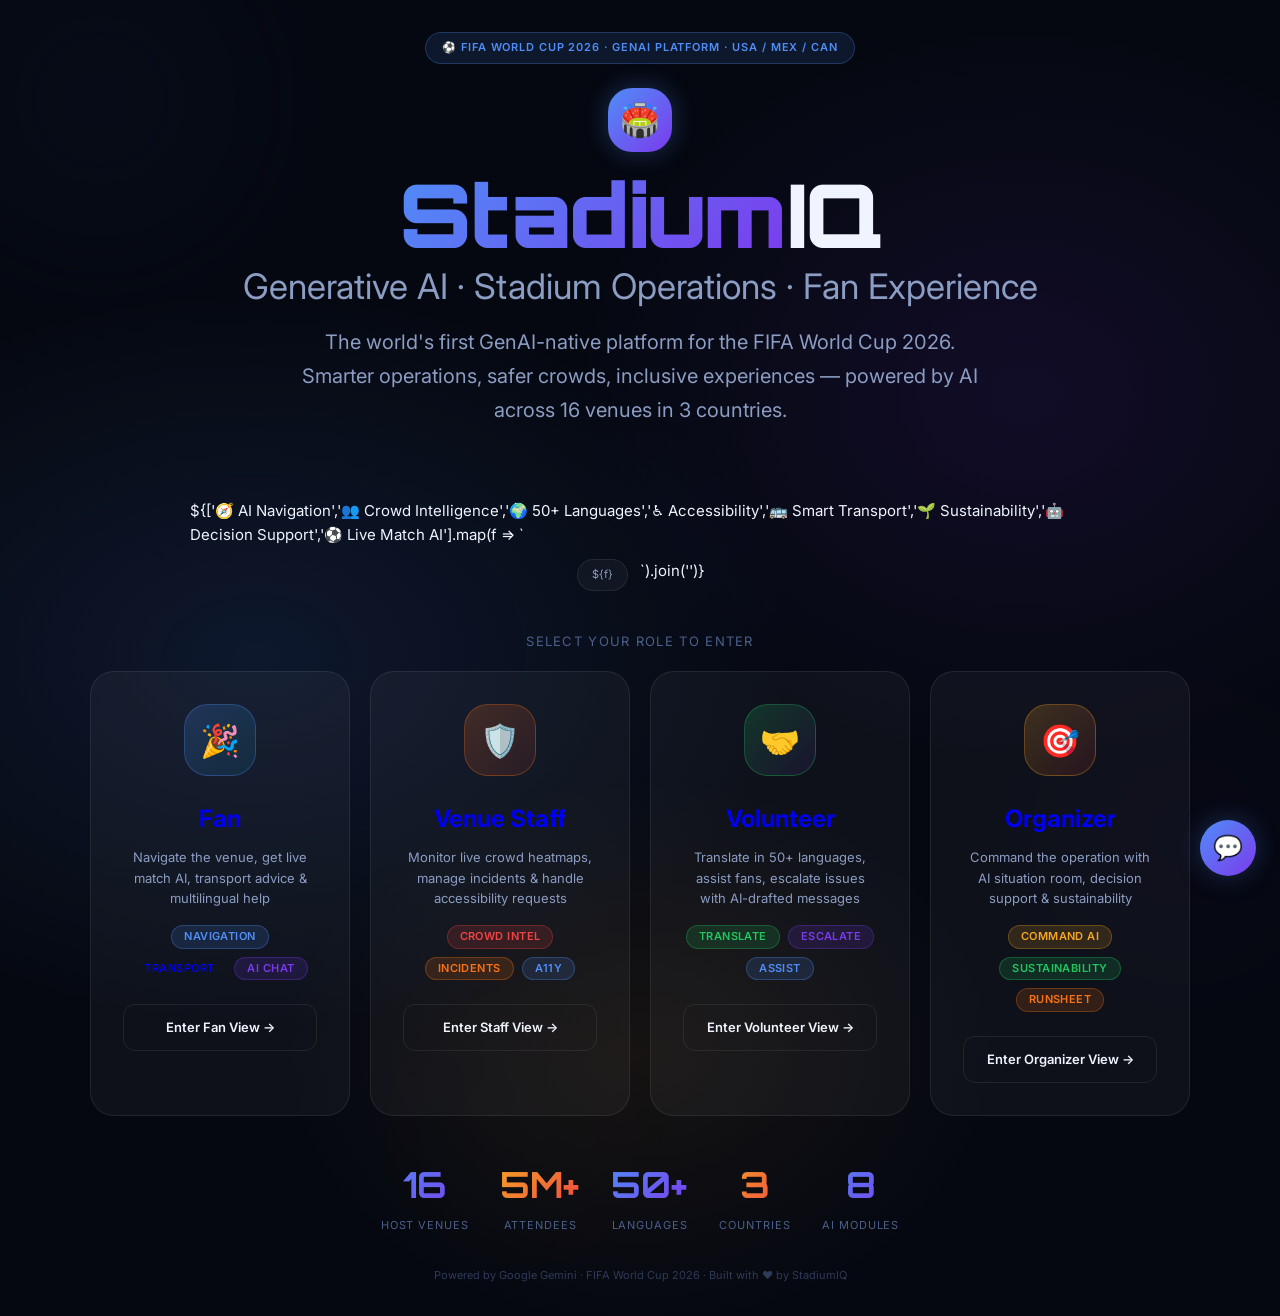
<file: index.html>
<!DOCTYPE html>
<html lang="en">
<head>
  <meta charset="UTF-8">
  <meta name="viewport" content="width=device-width, initial-scale=1.0">
  <meta name="description" content="StadiumIQ 2026 — GenAI-powered FIFA World Cup stadium operations platform for fans, staff, volunteers and organizers.">
  <title>StadiumIQ 2026 — FIFA World Cup AI Platform</title>
  <link rel="stylesheet" href="styles/global.css">
  <link rel="stylesheet" href="styles/animations.css">
  <link rel="stylesheet" href="styles/components.css">
  <link rel="manifest" href="manifest.json">
  <style>
    .hero-section {
      min-height: 100vh;
      display: flex;
      flex-direction: column;
      align-items: center;
      justify-content: center;
      padding: var(--space-8) var(--space-6);
      position: relative;
      overflow: hidden;
    }
    .hero-badge {
      display: inline-flex;
      align-items: center;
      gap: var(--space-2);
      padding: 6px 16px;
      background: rgba(79,142,247,0.12);
      border: 1px solid rgba(79,142,247,0.25);
      border-radius: var(--radius-full);
      font-size: var(--text-xs);
      font-weight: 600;
      color: var(--accent-primary);
      letter-spacing: 0.08em;
      text-transform: uppercase;
      margin-bottom: var(--space-6);
      animation: fadeInDown 0.6s ease both;
    }
    .hero-title {
      font-family: 'Orbitron', monospace;
      font-size: clamp(40px, 7vw, 88px);
      font-weight: 900;
      text-align: center;
      line-height: 1.05;
      animation: fadeInUp 0.7s ease 0.1s both;
      letter-spacing: -0.02em;
    }
    .hero-subtitle {
      font-size: clamp(16px, 2vw, 20px);
      color: var(--text-secondary);
      text-align: center;
      max-width: 680px;
      margin: var(--space-5) auto var(--space-10);
      line-height: 1.7;
      animation: fadeInUp 0.7s ease 0.2s both;
    }
    .persona-grid {
      display: grid;
      grid-template-columns: repeat(4, 1fr);
      gap: var(--space-5);
      width: 100%;
      max-width: 1100px;
      animation: fadeInUp 0.7s ease 0.35s both;
    }
    .hero-stats {
      display: flex;
      gap: var(--space-8);
      margin-top: var(--space-10);
      animation: fadeInUp 0.7s ease 0.5s both;
    }
    .hero-stat-item { text-align: center; }
    .hero-stat-num { font-family: 'Orbitron', monospace; font-size: var(--text-3xl); font-weight: 700; }
    .hero-stat-label { font-size: var(--text-xs); color: var(--text-muted); text-transform: uppercase; letter-spacing: 0.08em; margin-top: 4px; }
    .orb-1 { width: 400px; height: 400px; background: radial-gradient(circle, rgba(79,142,247,0.15), transparent 70%); top: -100px; left: -100px; animation: pulseSlow 6s ease-in-out infinite; }
    .orb-2 { width: 350px; height: 350px; background: radial-gradient(circle, rgba(124,58,237,0.12), transparent 70%); top: 50%; right: -80px; animation: pulseSlow 8s ease-in-out infinite 2s; }
    .orb-3 { width: 280px; height: 280px; background: radial-gradient(circle, rgba(245,166,35,0.08), transparent 70%); bottom: 50px; left: 30%; animation: pulseSlow 7s ease-in-out infinite 1s; }
    .features-bar {
      display: flex;
      flex-wrap: wrap;
      gap: var(--space-3);
      justify-content: center;
      max-width: 900px;
      margin: var(--space-8) auto 0;
      animation: fadeInUp 0.7s ease 0.45s both;
    }
    .feature-chip {
      padding: 6px 14px;
      background: var(--glass-bg);
      border: 1px solid var(--glass-border);
      border-radius: var(--radius-full);
      font-size: var(--text-xs);
      color: var(--text-secondary);
    }
    @media (max-width: 900px) { .persona-grid { grid-template-columns: repeat(2,1fr); } }
    @media (max-width: 480px) { .persona-grid { grid-template-columns: 1fr; } .hero-stats { gap: var(--space-5); } }

    /* Floating Chatbox Styles */
    .floating-chat-container {
      position: fixed;
      bottom: 100px;
      right: var(--space-6);
      width: 380px;
      height: 480px;
      z-index: var(--z-modal);
      display: none;
      flex-direction: column;
      background: rgba(13, 21, 38, 0.95);
      border: 1px solid var(--glass-border);
      border-radius: var(--radius-xl);
      box-shadow: var(--shadow-lg), var(--shadow-glow-blue);
      backdrop-filter: blur(var(--glass-blur));
      -webkit-backdrop-filter: blur(var(--glass-blur));
      overflow: hidden;
    }
    .floating-chat-container.active {
      display: flex;
      animation: scaleIn 0.3s cubic-bezier(0.34, 1.56, 0.64, 1);
    }
    .floating-chat-header {
      padding: var(--space-4) var(--space-5);
      border-bottom: 1px solid var(--glass-border);
      background: linear-gradient(135deg, rgba(79,142,247,0.15), rgba(124,58,237,0.1));
      display: flex;
      align-items: center;
      justify-content: space-between;
    }
    .floating-chat-body {
      flex: 1;
      overflow-y: auto;
      padding: var(--space-4);
      display: flex;
      flex-direction: column;
      gap: var(--space-3);
    }
    .floating-chat-input-area {
      padding: var(--space-4);
      border-top: 1px solid var(--glass-border);
      display: flex;
      gap: var(--space-2);
      align-items: center;
      background: rgba(8, 13, 26, 0.5);
    }
    .chat-toggle-btn {
      position: fixed;
      bottom: 24px;
      right: var(--space-6);
      width: 56px;
      height: 56px;
      border-radius: 50%;
      background: var(--grad-primary);
      border: none;
      color: #fff;
      font-size: 24px;
      cursor: pointer;
      display: flex;
      align-items: center;
      justify-content: center;
      box-shadow: var(--shadow-glow-blue), var(--shadow-md);
      z-index: var(--z-modal);
      transition: all var(--transition-spring);
    }
    .chat-toggle-btn:hover {
      transform: scale(1.1);
    }
    @media (max-width: 480px) {
      .floating-chat-container {
        width: calc(100% - 32px);
        height: 70vh;
        bottom: 90px;
        right: 16px;
      }
    }
  </style>
</head>
<body class="hero-bg">

  <!-- Background Orbs -->
  <div class="glow-orb orb-1"></div>
  <div class="glow-orb orb-2"></div>
  <div class="glow-orb orb-3"></div>

  <section class="hero-section">

    <!-- FIFA Badge -->
    <div class="hero-badge">
      ⚽ FIFA World Cup 2026 · GenAI Platform · USA / MEX / CAN
    </div>

    <!-- Logo + Title -->
    <div style="display:flex;align-items:center;gap:var(--space-4);margin-bottom:var(--space-4)">
      <div style="width:64px;height:64px;background:var(--grad-primary);border-radius:var(--radius-xl);display:flex;align-items:center;justify-content:center;font-size:32px;box-shadow:var(--shadow-glow-blue);animation:float 3s ease-in-out infinite">🏟️</div>
    </div>
    <h1 class="hero-title">
      <span class="gradient-text">Stadium</span><span style="color:var(--text-primary)">IQ</span>
      <span style="display:block;font-size:0.4em;color:var(--text-secondary);font-family:'Inter',sans-serif;font-weight:400;letter-spacing:0;margin-top:8px">Generative AI · Stadium Operations · Fan Experience</span>
    </h1>

    <p class="hero-subtitle">
      The world's first GenAI-native platform for the FIFA World Cup 2026. Smarter operations, safer crowds, inclusive experiences — powered by AI across 16 venues in 3 countries.
    </p>

    <!-- Feature chips -->
    <div class="features-bar">
      ${['🧭 AI Navigation','👥 Crowd Intelligence','🌍 50+ Languages','♿ Accessibility','🚌 Smart Transport','🌱 Sustainability','🤖 Decision Support','⚽ Live Match AI'].map(f => `<div class="feature-chip">${f}</div>`).join('')}
    </div>

    <!-- Persona selector -->
    <div style="width:100%;max-width:1100px;margin-top:var(--space-10)">
      <div style="text-align:center;font-size:var(--text-sm);color:var(--text-muted);margin-bottom:var(--space-5);text-transform:uppercase;letter-spacing:0.1em">Select your role to enter</div>
      <div class="persona-grid">
        <a href="pages/fan/fan-dashboard.html" class="persona-card fan" id="enter-fan">
          <div class="persona-icon fan">🎉</div>
          <div>
            <div style="font-size:var(--text-xl);font-weight:700;margin-bottom:var(--space-2)">Fan</div>
            <div style="font-size:var(--text-sm);color:var(--text-secondary)">Navigate the venue, get live match AI, transport advice & multilingual help</div>
          </div>
          <div class="flex flex-wrap gap-2" style="justify-content:center">
            <span class="badge badge-blue">Navigation</span>
            <span class="badge badge-cyan">Transport</span>
            <span class="badge badge-purple">AI Chat</span>
          </div>
          <div class="btn btn-outline" style="width:100%;margin-top:var(--space-2)">Enter Fan View →</div>
        </a>

        <a href="pages/staff/staff-dashboard.html" class="persona-card staff" id="enter-staff">
          <div class="persona-icon staff">🛡️</div>
          <div>
            <div style="font-size:var(--text-xl);font-weight:700;margin-bottom:var(--space-2)">Venue Staff</div>
            <div style="font-size:var(--text-sm);color:var(--text-secondary)">Monitor live crowd heatmaps, manage incidents & handle accessibility requests</div>
          </div>
          <div class="flex flex-wrap gap-2" style="justify-content:center">
            <span class="badge badge-red">Crowd Intel</span>
            <span class="badge badge-orange">Incidents</span>
            <span class="badge badge-blue">A11y</span>
          </div>
          <div class="btn btn-outline" style="width:100%;margin-top:var(--space-2)">Enter Staff View →</div>
        </a>

        <a href="pages/volunteer/volunteer-dashboard.html" class="persona-card volunteer" id="enter-volunteer">
          <div class="persona-icon volunteer">🤝</div>
          <div>
            <div style="font-size:var(--text-xl);font-weight:700;margin-bottom:var(--space-2)">Volunteer</div>
            <div style="font-size:var(--text-sm);color:var(--text-secondary)">Translate in 50+ languages, assist fans, escalate issues with AI-drafted messages</div>
          </div>
          <div class="flex flex-wrap gap-2" style="justify-content:center">
            <span class="badge badge-green">Translate</span>
            <span class="badge badge-purple">Escalate</span>
            <span class="badge badge-blue">Assist</span>
          </div>
          <div class="btn btn-outline" style="width:100%;margin-top:var(--space-2)">Enter Volunteer View →</div>
        </a>

        <a href="pages/organizer/organizer-hub.html" class="persona-card organizer" id="enter-organizer">
          <div class="persona-icon organizer">🎯</div>
          <div>
            <div style="font-size:var(--text-xl);font-weight:700;margin-bottom:var(--space-2)">Organizer</div>
            <div style="font-size:var(--text-sm);color:var(--text-secondary)">Command the operation with AI situation room, decision support & sustainability</div>
          </div>
          <div class="flex flex-wrap gap-2" style="justify-content:center">
            <span class="badge badge-gold">Command AI</span>
            <span class="badge badge-green">Sustainability</span>
            <span class="badge badge-orange">Runsheet</span>
          </div>
          <div class="btn btn-outline" style="width:100%;margin-top:var(--space-2)">Enter Organizer View →</div>
        </a>
      </div>
    </div>

    <!-- Stats Bar -->
    <div class="hero-stats">
      <div class="hero-stat-item">
        <div class="hero-stat-num gradient-text">16</div>
        <div class="hero-stat-label">Host Venues</div>
      </div>
      <div class="hero-stat-item">
        <div class="hero-stat-num gradient-text-gold">5M+</div>
        <div class="hero-stat-label">Attendees</div>
      </div>
      <div class="hero-stat-item">
        <div class="hero-stat-num gradient-text">50+</div>
        <div class="hero-stat-label">Languages</div>
      </div>
      <div class="hero-stat-item">
        <div class="hero-stat-num gradient-text-gold">3</div>
        <div class="hero-stat-label">Countries</div>
      </div>
      <div class="hero-stat-item">
        <div class="hero-stat-num gradient-text">8</div>
        <div class="hero-stat-label">AI Modules</div>
      </div>
    </div>

    <div style="margin-top:var(--space-8);font-size:var(--text-xs);color:var(--text-disabled);text-align:center">
      Powered by Google Gemini · FIFA World Cup 2026 · Built with ❤️ by StadiumIQ
    </div>

  </section>

  <!-- Floating AI Chatbox -->
  <button class="chat-toggle-btn" id="chat-toggle" title="Chat with StadiumIQ AI">💬</button>

  <div class="floating-chat-container" id="chat-widget">
    <div class="floating-chat-header">
      <div style="display:flex;align-items:center;gap:10px">
        <span style="font-size:18px">🤖</span>
        <div>
          <div style="font-weight:700;font-size:var(--text-sm)">StadiumIQ AI</div>
          <div style="font-size:9px;color:var(--accent-green)">● Online</div>
        </div>
      </div>
      <button class="btn btn-ghost btn-sm" id="chat-close" style="padding:2px 8px;font-size:10px">✕</button>
    </div>
    
    <div class="floating-chat-body" id="chat-widget-messages">
      <div class="chat-message ai">
        <div class="chat-avatar ai-avatar">🤖</div>
        <div class="chat-bubble ai">
          <span class="bubble-text">Hi there! ⚽ I'm StadiumIQ, your World Cup 2026 AI companion. Ask me any question about the tournament, transit, or venues!</span>
          <span class="bubble-time">Now</span>
        </div>
      </div>
    </div>

    <div class="floating-chat-input-area">
      <input class="input flex-1" id="chat-widget-input" placeholder="Ask StadiumIQ...">
      <button class="chat-send-btn" id="chat-widget-send" style="width:36px;height:36px;font-size:14px;border-radius:var(--radius-md)">➤</button>
    </div>
  </div>

  <script src="utils/venue-data.js"></script>
  <script src="ai/gemini-client.js"></script>
  <script>
    if ('serviceWorker' in navigator) {
      window.addEventListener('load', () => {
        navigator.serviceWorker.register('/sw.js')
          .then(reg => console.log('Service Worker registered successfully:', reg.scope))
          .catch(err => console.log('Service Worker registration failed:', err));
      });
    }

    // Floating Chatbox Logic
    const chatToggle = document.getElementById('chat-toggle');
    const chatWidget = document.getElementById('chat-widget');
    const chatClose = document.getElementById('chat-close');
    const chatInput = document.getElementById('chat-widget-input');
    const chatSend = document.getElementById('chat-widget-send');
    const chatMessages = document.getElementById('chat-widget-messages');

    chatToggle?.addEventListener('click', () => {
      chatWidget.classList.toggle('active');
    });

    chatClose?.addEventListener('click', () => {
      chatWidget.classList.remove('active');
    });

    async function sendWidgetMessage() {
      const text = chatInput.value.trim();
      if (!text) return;

      chatInput.value = '';
      
      // User bubble
      const userMsg = document.createElement('div');
      userMsg.className = 'chat-message user';
      userMsg.innerHTML = `<div class="chat-avatar user-avatar">👤</div><div class="chat-bubble user"><span class="bubble-text">${text}</span></div>`;
      chatMessages.appendChild(userMsg);
      chatMessages.scrollTop = chatMessages.scrollHeight;

      // Typing bubble
      const typingMsg = document.createElement('div');
      typingMsg.className = 'chat-message ai';
      typingMsg.id = 'widget-typing';
      typingMsg.innerHTML = `<div class="chat-avatar ai-avatar">🤖</div><div class="chat-bubble ai"><div class="typing-indicator"><div class="typing-dot"></div><div class="typing-dot"></div><div class="typing-dot"></div></div></div>`;
      chatMessages.appendChild(typingMsg);
      chatMessages.scrollTop = chatMessages.scrollHeight;

      try {
        const response = await window.GeminiClient.chat('fan', text);
        document.getElementById('widget-typing')?.remove();

        const aiMsg = document.createElement('div');
        aiMsg.className = 'chat-message ai';
        aiMsg.innerHTML = `<div class="chat-avatar ai-avatar">🤖</div><div class="chat-bubble ai"><span class="bubble-text">${window.Utils.renderMarkdown(response)}</span><span class="bubble-time">${new Date().toLocaleTimeString([], {hour: '2-digit', minute:'2-digit'})}</span></div>`;
        chatMessages.appendChild(aiMsg);
        chatMessages.scrollTop = chatMessages.scrollHeight;
      } catch (err) {
        document.getElementById('widget-typing')?.remove();
        const errMsg = document.createElement('div');
        errMsg.className = 'chat-message ai';
        errMsg.innerHTML = `<div class="chat-avatar ai-avatar">🤖</div><div class="chat-bubble ai"><span class="bubble-text">Connection problem. Please try again.</span></div>`;
        chatMessages.appendChild(errMsg);
        chatMessages.scrollTop = chatMessages.scrollHeight;
      }
    }

    chatSend?.addEventListener('click', sendWidgetMessage);
    chatInput?.addEventListener('keydown', e => {
      if (e.key === 'Enter') sendWidgetMessage();
    });
  </script>
</body>
</html>
</file>
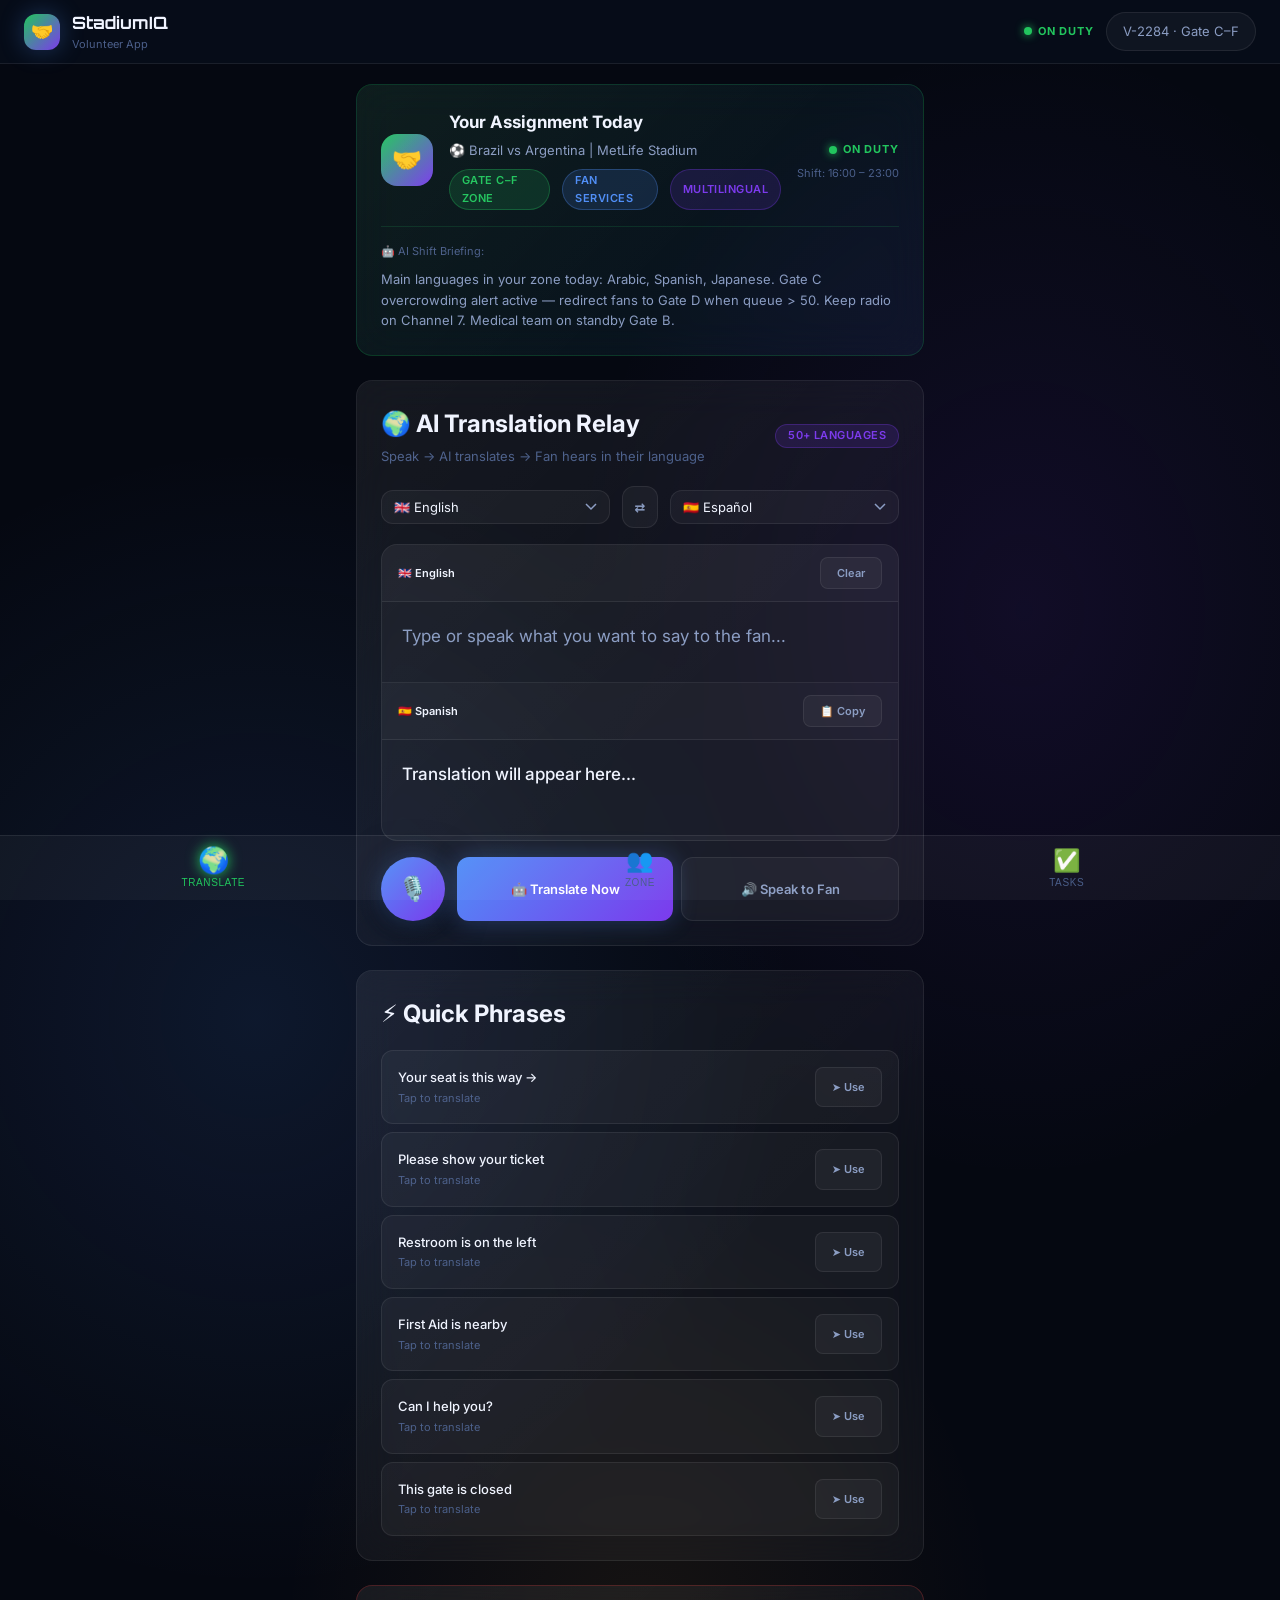
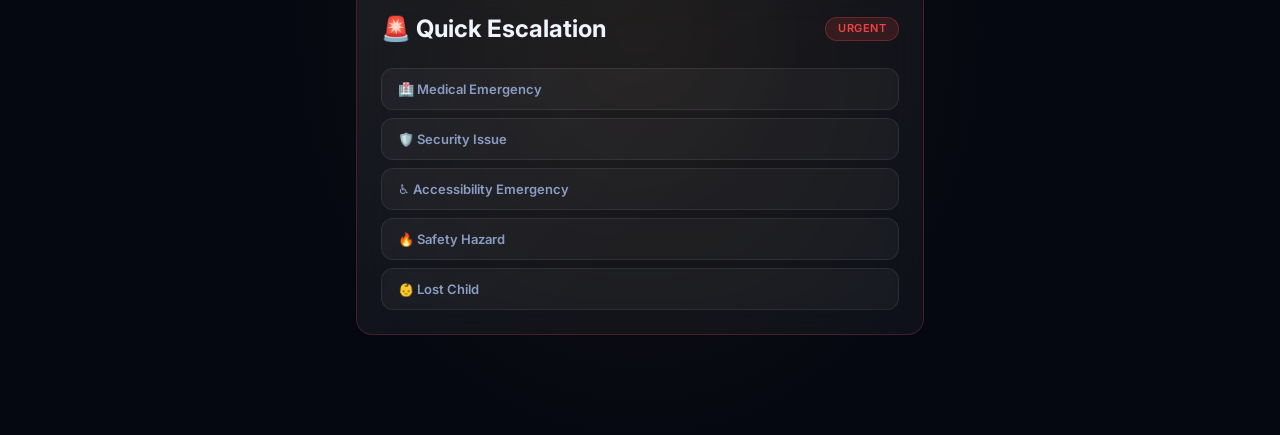
<file: pages/volunteer/volunteer-dashboard.html>
<!DOCTYPE html>
<html lang="en">
<head>
  <meta charset="UTF-8">
  <meta name="viewport" content="width=device-width, initial-scale=1.0">
  <title>StadiumIQ 2026 — Volunteer App</title>
  <meta name="description" content="Volunteer AI app — translation relay, escalation, crowd awareness, shift info.">
  <link rel="stylesheet" href="../../styles/global.css">
  <link rel="stylesheet" href="../../styles/animations.css">
  <link rel="stylesheet" href="../../styles/components.css">
  <style>
    .vol-tab-bar { display: flex; background: var(--glass-bg); border-top: 1px solid var(--glass-border); position: fixed; bottom: 0; left: 0; right: 0; z-index: var(--z-dropdown); }
    .vol-tab-btn { flex: 1; display: flex; flex-direction: column; align-items: center; gap: 3px; padding: var(--space-3) 0 calc(var(--space-3) + env(safe-area-inset-bottom)); border: none; background: transparent; color: var(--text-muted); font-size: 10px; text-transform: uppercase; letter-spacing: 0.06em; cursor: pointer; transition: all var(--transition-base); }
    .vol-tab-btn .ti { font-size: 22px; transition: transform var(--transition-base); }
    .vol-tab-btn.active { color: var(--accent-green); }
    .vol-tab-btn.active .ti { transform: scale(1.15); filter: drop-shadow(0 0 6px var(--accent-green)); }
    .vol-section { display: none; padding: var(--space-5) var(--space-4) 100px; max-width: 600px; margin: 0 auto; }
    .vol-section.active { display: block; animation: fadeInUp 0.35s ease; }
  </style>
</head>
<body class="hero-bg">

  <nav class="navbar">
    <a href="../../index.html" class="navbar-brand">
      <div class="navbar-logo" style="background:var(--grad-volunteer)">🤝</div>
      <div>
        <div class="navbar-title">StadiumIQ</div>
        <div class="navbar-subtitle">Volunteer App</div>
      </div>
    </a>
    <div class="navbar-actions">
      <div class="live-dot">On Duty</div>
      <div class="navbar-persona">V-2284 · Gate C–F</div>
    </div>
  </nav>

  <!-- Sections -->
  <div class="vol-section active" id="vol-translate">
    <div id="vol-assist-mount"></div>
  </div>

  <div class="vol-section" id="vol-crowd">
    <h3 style="margin-bottom:var(--space-4)">👥 Zone Crowd Status</h3>
    <div id="vol-crowd-grid" style="display:grid;grid-template-columns:repeat(2,1fr);gap:var(--space-3)">
      <!-- Populated by JS -->
    </div>
    <div class="alert alert-warning" style="margin-top:var(--space-4)">
      <span class="alert-icon">⚠️</span>
      <div>Gate C — redirect fans to Gate D if queue exceeds 50. Current queue: <strong id="gate-c-q">38</strong> fans.</div>
    </div>
    <div class="card" style="margin-top:var(--space-4)">
      <div style="font-weight:600;margin-bottom:var(--space-3)">🤖 AI Zone Briefing</div>
      <div style="font-size:var(--text-sm);color:var(--text-secondary);line-height:1.7" id="vol-zone-brief">
        Your zone (C–F) is currently at <strong>72% capacity</strong>. Main crowd languages: Arabic, Spanish, Japanese. Key point: Gate F is open with low queue. Medical team on standby Gate B. If you see fan distress, radio Channel 7.
      </div>
    </div>
  </div>

  <div class="vol-section" id="vol-tasks">
    <h3 style="margin-bottom:var(--space-4)">✅ My Tasks</h3>
    <div class="flex-col gap-3" id="task-list">
      ${[
        { task: 'Check in at Gate C checkpoint', done: true, time: '16:00' },
        { task: 'Assist fans with Zone 3 directions', done: true, time: '16:30' },
        { task: 'Monitor Gate C queue — redirect at 50', done: false, time: 'Ongoing' },
        { task: 'Accessibility escort: A11Y-102 (Sarah K.)', done: false, time: '19:25', urgent: true },
        { task: 'Halftime — food court crowd guidance', done: false, time: 'HT' },
        { task: 'Post-match egress support — South Exit', done: false, time: 'FT+5' },
      ].map(t => `
        <div class="card card-sm flex items-center gap-3 ${t.urgent ? 'animate-border-glow' : ''}">
          <input type="checkbox" ${t.done ? 'checked' : ''} style="width:18px;height:18px;accent-color:var(--accent-green);cursor:pointer">
          <div style="flex:1">
            <div style="font-size:var(--text-sm);${t.done ? 'text-decoration:line-through;color:var(--text-muted)' : 'font-weight:500'}">${t.task}</div>
            ${t.urgent ? '<span class="badge badge-red" style="margin-top:4px">Urgent</span>' : ''}
          </div>
          <div style="font-family:monospace;font-size:10px;color:var(--text-muted)">${t.time}</div>
        </div>
      `).join('')}
    </div>
    <button class="btn btn-ghost btn-full" style="margin-top:var(--space-4)" id="log-incident-vol">🚨 Log New Incident</button>
  </div>

  <!-- Bottom Tab Bar -->
  <div class="vol-tab-bar">
    <button class="vol-tab-btn active" data-vol="translate" id="vtab-translate">
      <span class="ti">🌍</span>Translate
    </button>
    <button class="vol-tab-btn" data-vol="crowd" id="vtab-crowd">
      <span class="ti">👥</span>Zone
    </button>
    <button class="vol-tab-btn" data-vol="tasks" id="vtab-tasks">
      <span class="ti">✅</span>Tasks
    </button>
  </div>

  <div class="toast-container"></div>

  <script src="../../utils/venue-data.js"></script>
  <script src="../../utils/websocket-mock.js"></script>
  <script src="../../ai/gemini-client.js"></script>
  <script src="volunteer-assistant.js"></script>

  <script>
    let volInited = {};

    document.querySelectorAll('.vol-tab-btn').forEach(btn => {
      btn.addEventListener('click', () => {
        document.querySelectorAll('.vol-tab-btn').forEach(b => b.classList.remove('active'));
        document.querySelectorAll('.vol-section').forEach(s => s.classList.remove('active'));
        btn.classList.add('active');
        const section = btn.dataset.vol;
        document.getElementById(`vol-${section}`)?.classList.add('active');

        if (!volInited[section]) {
          volInited[section] = true;
          if (section === 'translate') VolunteerAssistant.init('vol-assist-mount');
          if (section === 'crowd') initVolCrowd();
        }
      });
    });

    function initVolCrowd() {
      MockDataStreams.subscribe('crowd', data => {
        const grid = document.getElementById('vol-crowd-grid');
        if (!grid) return;
        const relevantZones = data.zones.slice(0, 6);
        grid.innerHTML = relevantZones.map(z => `
          <div class="crowd-zone ${z.level}" style="padding:var(--space-3);min-height:80px">
            <div style="font-weight:700;font-size:10px;text-transform:uppercase;margin-bottom:4px">${z.name}</div>
            <div style="font-size:var(--text-2xl);font-weight:800;font-family:'Orbitron',monospace">${Math.round(z.pct * 100)}%</div>
            <div style="font-size:10px;opacity:0.8;margin-top:2px">${z.level.toUpperCase()}</div>
          </div>
        `).join('');

        // Update gate C queue
        const gateC = data.zones.find(z => z.id === 'gate-c');
        if (gateC) {
          const qEl = document.getElementById('gate-c-q');
          if (qEl) qEl.textContent = Math.floor(gateC.pct * 60);
        }
      });
    }

    document.getElementById('log-incident-vol')?.addEventListener('click', () => {
      Toast.success('🚨 Incident logged and sent to Supervisor Channel 7');
    });

    Toast.init();
    MockDataStreams.startAll();
    VolunteerAssistant.init('vol-assist-mount');
    volInited.translate = true;
  </script>
</body>
</html>
</file>
<file: styles/global.css>
/* ============================================================
   StadiumIQ 2026 — Global Design System
   FIFA World Cup 2026 | GenAI Stadium Operations Platform
   ============================================================ */

@import url('https://fonts.googleapis.com/css2?family=Inter:wght@300;400;500;600;700;800;900&family=Orbitron:wght@700;900&display=swap');

/* ─── Design Tokens ─── */
:root {
  /* FIFA Brand Palette */
  --fifa-red:      #C8102E;
  --fifa-gold:     #F5A623;
  --fifa-blue:     #003DA5;
  --fifa-white:    #FFFFFF;

  /* StadiumIQ Dark Palette */
  --bg-void:       #050811;
  --bg-deep:       #080D1A;
  --bg-base:       #0D1526;
  --bg-surface:    #111D35;
  --bg-raised:     #162240;
  --bg-elevated:   #1A2848;

  /* Accent Colors */
  --accent-primary:   #4F8EF7;
  --accent-secondary: #7C3AED;
  --accent-gold:      #F5A623;
  --accent-green:     #22C55E;
  --accent-orange:    #F97316;
  --accent-red:       #EF4444;
  --accent-cyan:      #06B6D4;
  --accent-pink:      #EC4899;

  /* Gradient Definitions */
  --grad-hero:       linear-gradient(135deg, #0D1526 0%, #1a0a2e 50%, #0D1526 100%);
  --grad-primary:    linear-gradient(135deg, #4F8EF7 0%, #7C3AED 100%);
  --grad-gold:       linear-gradient(135deg, #F5A623 0%, #EF4444 100%);
  --grad-green:      linear-gradient(135deg, #22C55E 0%, #06B6D4 100%);
  --grad-fan:        linear-gradient(135deg, #4F8EF7 0%, #06B6D4 100%);
  --grad-staff:      linear-gradient(135deg, #F97316 0%, #EF4444 100%);
  --grad-volunteer:  linear-gradient(135deg, #22C55E 0%, #7C3AED 100%);
  --grad-organizer:  linear-gradient(135deg, #F5A623 0%, #EF4444 100%);

  /* Glass Morphism */
  --glass-bg:        rgba(255,255,255,0.04);
  --glass-bg-hover:  rgba(255,255,255,0.08);
  --glass-border:    rgba(255,255,255,0.08);
  --glass-border-hover: rgba(255,255,255,0.18);
  --glass-blur:      20px;
  --glass-blur-heavy: 40px;

  /* Text */
  --text-primary:    #F0F4FF;
  --text-secondary:  #8B9DC3;
  --text-muted:      #4B5F8A;
  --text-disabled:   #2D3A58;

  /* Status Colors */
  --status-safe:     #22C55E;
  --status-warning:  #F97316;
  --status-danger:   #EF4444;
  --status-info:     #4F8EF7;

  /* Spacing Scale */
  --space-1: 4px;   --space-2: 8px;   --space-3: 12px;
  --space-4: 16px;  --space-5: 20px;  --space-6: 24px;
  --space-8: 32px;  --space-10: 40px; --space-12: 48px;
  --space-16: 64px; --space-20: 80px;

  /* Border Radius */
  --radius-sm:   8px;
  --radius-md:   12px;
  --radius-lg:   16px;
  --radius-xl:   24px;
  --radius-2xl:  32px;
  --radius-full: 9999px;

  /* Shadows */
  --shadow-sm:   0 2px 8px rgba(0,0,0,0.4);
  --shadow-md:   0 4px 20px rgba(0,0,0,0.5);
  --shadow-lg:   0 8px 40px rgba(0,0,0,0.6);
  --shadow-glow-blue:   0 0 24px rgba(79,142,247,0.3);
  --shadow-glow-gold:   0 0 24px rgba(245,166,35,0.35);
  --shadow-glow-green:  0 0 24px rgba(34,197,94,0.3);
  --shadow-glow-red:    0 0 24px rgba(239,68,68,0.35);
  --shadow-glow-purple: 0 0 24px rgba(124,58,237,0.3);

  /* Transitions */
  --transition-fast:   150ms cubic-bezier(0.4,0,0.2,1);
  --transition-base:   250ms cubic-bezier(0.4,0,0.2,1);
  --transition-slow:   400ms cubic-bezier(0.4,0,0.2,1);
  --transition-spring: 500ms cubic-bezier(0.34,1.56,0.64,1);

  /* Typography Scale */
  --text-xs:   11px; --text-sm: 13px; --text-base: 15px;
  --text-md:   17px; --text-lg: 20px; --text-xl:   24px;
  --text-2xl:  30px; --text-3xl: 36px; --text-4xl: 48px;
  --text-5xl:  64px;

  /* Z-index Scale */
  --z-base: 1; --z-card: 10; --z-dropdown: 100;
  --z-modal: 1000; --z-toast: 2000; --z-overlay: 9999;
}

/* ─── Reset & Base ─── */
*, *::before, *::after { box-sizing: border-box; margin: 0; padding: 0; }

html {
  font-size: 16px;
  scroll-behavior: smooth;
  -webkit-text-size-adjust: 100%;
}

body {
  font-family: 'Inter', system-ui, -apple-system, sans-serif;
  font-size: var(--text-base);
  line-height: 1.6;
  color: var(--text-primary);
  background: var(--bg-void);
  min-height: 100vh;
  overflow-x: hidden;
  -webkit-font-smoothing: antialiased;
  -moz-osx-font-smoothing: grayscale;
}

/* ─── Scrollbar ─── */
::-webkit-scrollbar { width: 6px; height: 6px; }
::-webkit-scrollbar-track { background: var(--bg-deep); }
::-webkit-scrollbar-thumb { background: var(--bg-raised); border-radius: var(--radius-full); }
::-webkit-scrollbar-thumb:hover { background: var(--accent-primary); }

/* ─── Selection ─── */
::selection { background: rgba(79,142,247,0.3); color: var(--text-primary); }

/* ─── Layout Utilities ─── */
.container { max-width: 1280px; margin: 0 auto; padding: 0 var(--space-6); }
.container-sm { max-width: 800px; margin: 0 auto; padding: 0 var(--space-6); }

.flex { display: flex; }
.flex-col { display: flex; flex-direction: column; }
.items-center { align-items: center; }
.items-start { align-items: flex-start; }
.justify-center { justify-content: center; }
.justify-between { justify-content: space-between; }
.justify-end { justify-content: flex-end; }
.gap-2 { gap: var(--space-2); }
.gap-3 { gap: var(--space-3); }
.gap-4 { gap: var(--space-4); }
.gap-6 { gap: var(--space-6); }
.gap-8 { gap: var(--space-8); }
.flex-1 { flex: 1; }
.flex-wrap { flex-wrap: wrap; }

.grid-2 { display: grid; grid-template-columns: repeat(2, 1fr); gap: var(--space-4); }
.grid-3 { display: grid; grid-template-columns: repeat(3, 1fr); gap: var(--space-4); }
.grid-4 { display: grid; grid-template-columns: repeat(4, 1fr); gap: var(--space-4); }

.w-full { width: 100%; }
.h-full { height: 100%; }
.relative { position: relative; }
.absolute { position: absolute; }
.fixed { position: fixed; }
.overflow-hidden { overflow: hidden; }
.hidden { display: none !important; }

/* ─── Typography ─── */
h1, h2, h3, h4, h5, h6 { line-height: 1.2; font-weight: 700; }
h1 { font-size: var(--text-4xl); }
h2 { font-size: var(--text-3xl); }
h3 { font-size: var(--text-2xl); }
h4 { font-size: var(--text-xl); }
h5 { font-size: var(--text-lg); }
h6 { font-size: var(--text-md); }

.text-xs   { font-size: var(--text-xs); }
.text-sm   { font-size: var(--text-sm); }
.text-base { font-size: var(--text-base); }
.text-lg   { font-size: var(--text-lg); }
.text-xl   { font-size: var(--text-xl); }
.text-2xl  { font-size: var(--text-2xl); }
.text-3xl  { font-size: var(--text-3xl); }

.font-light   { font-weight: 300; }
.font-normal  { font-weight: 400; }
.font-medium  { font-weight: 500; }
.font-semibold { font-weight: 600; }
.font-bold    { font-weight: 700; }
.font-black   { font-weight: 900; }
.font-orbitron { font-family: 'Orbitron', monospace; }

.text-primary   { color: var(--text-primary); }
.text-secondary { color: var(--text-secondary); }
.text-muted     { color: var(--text-muted); }
.text-gold      { color: var(--accent-gold); }
.text-blue      { color: var(--accent-primary); }
.text-green     { color: var(--accent-green); }
.text-red       { color: var(--accent-red); }
.text-orange    { color: var(--accent-orange); }
.text-cyan      { color: var(--accent-cyan); }
.text-center    { text-align: center; }
.text-right     { text-align: right; }
.uppercase      { text-transform: uppercase; }
.letter-wide    { letter-spacing: 0.1em; }

.gradient-text {
  background: var(--grad-primary);
  -webkit-background-clip: text;
  -webkit-text-fill-color: transparent;
  background-clip: text;
}
.gradient-text-gold {
  background: var(--grad-gold);
  -webkit-background-clip: text;
  -webkit-text-fill-color: transparent;
  background-clip: text;
}

/* ─── Glass Card ─── */
.card {
  background: var(--glass-bg);
  border: 1px solid var(--glass-border);
  border-radius: var(--radius-lg);
  backdrop-filter: blur(var(--glass-blur));
  -webkit-backdrop-filter: blur(var(--glass-blur));
  padding: var(--space-6);
  transition: all var(--transition-base);
  position: relative;
  overflow: hidden;
}
.card::before {
  content: '';
  position: absolute;
  inset: 0;
  background: linear-gradient(135deg, rgba(255,255,255,0.03) 0%, transparent 60%);
  pointer-events: none;
}
.card:hover {
  background: var(--glass-bg-hover);
  border-color: var(--glass-border-hover);
  transform: translateY(-2px);
  box-shadow: var(--shadow-lg);
}

.card-sm { padding: var(--space-4); }
.card-lg { padding: var(--space-8); border-radius: var(--radius-xl); }

/* ─── Buttons ─── */
.btn {
  display: inline-flex;
  align-items: center;
  justify-content: center;
  gap: var(--space-2);
  padding: var(--space-3) var(--space-6);
  border: none;
  border-radius: var(--radius-md);
  font-family: inherit;
  font-size: var(--text-sm);
  font-weight: 600;
  cursor: pointer;
  transition: all var(--transition-base);
  white-space: nowrap;
  position: relative;
  overflow: hidden;
  text-decoration: none;
}
.btn::after {
  content: '';
  position: absolute;
  inset: 0;
  background: rgba(255,255,255,0);
  transition: background var(--transition-fast);
}
.btn:hover::after { background: rgba(255,255,255,0.08); }
.btn:active { transform: scale(0.97); }

.btn-primary {
  background: var(--grad-primary);
  color: #fff;
  box-shadow: var(--shadow-glow-blue);
}
.btn-gold {
  background: var(--grad-gold);
  color: #fff;
  box-shadow: var(--shadow-glow-gold);
}
.btn-green {
  background: var(--grad-green);
  color: #fff;
  box-shadow: var(--shadow-glow-green);
}
.btn-outline {
  background: transparent;
  color: var(--text-primary);
  border: 1px solid var(--glass-border);
}
.btn-outline:hover { border-color: var(--accent-primary); color: var(--accent-primary); }
.btn-ghost {
  background: var(--glass-bg);
  color: var(--text-secondary);
  border: 1px solid var(--glass-border);
}
.btn-ghost:hover { background: var(--glass-bg-hover); color: var(--text-primary); }
.btn-danger { background: var(--accent-red); color: #fff; }

.btn-sm { padding: var(--space-2) var(--space-4); font-size: var(--text-xs); border-radius: var(--radius-sm); }
.btn-lg { padding: var(--space-4) var(--space-8); font-size: var(--text-md); border-radius: var(--radius-lg); }
.btn-full { width: 100%; }
.btn-icon { padding: var(--space-3); border-radius: var(--radius-md); }

/* ─── Badges ─── */
.badge {
  display: inline-flex;
  align-items: center;
  gap: var(--space-1);
  padding: 2px var(--space-3);
  border-radius: var(--radius-full);
  font-size: var(--text-xs);
  font-weight: 600;
  letter-spacing: 0.04em;
  text-transform: uppercase;
}
.badge-blue   { background: rgba(79,142,247,0.15); color: var(--accent-primary); border: 1px solid rgba(79,142,247,0.3); }
.badge-green  { background: rgba(34,197,94,0.15);  color: var(--accent-green);   border: 1px solid rgba(34,197,94,0.3); }
.badge-red    { background: rgba(239,68,68,0.15);   color: var(--accent-red);    border: 1px solid rgba(239,68,68,0.3); }
.badge-orange { background: rgba(249,115,22,0.15);  color: var(--accent-orange); border: 1px solid rgba(249,115,22,0.3); }
.badge-gold   { background: rgba(245,166,35,0.15);  color: var(--accent-gold);   border: 1px solid rgba(245,166,35,0.3); }
.badge-purple { background: rgba(124,58,237,0.15);  color: var(--accent-secondary); border: 1px solid rgba(124,58,237,0.3); }
.badge-pulse::before {
  content: '';
  display: inline-block;
  width: 6px; height: 6px;
  border-radius: 50%;
  background: currentColor;
  animation: pulse 1.5s ease-in-out infinite;
}

/* ─── Input Fields ─── */
.input {
  width: 100%;
  padding: var(--space-3) var(--space-4);
  background: var(--glass-bg);
  border: 1px solid var(--glass-border);
  border-radius: var(--radius-md);
  color: var(--text-primary);
  font-family: inherit;
  font-size: var(--text-sm);
  outline: none;
  transition: all var(--transition-base);
}
.input::placeholder { color: var(--text-muted); }
.input:focus {
  border-color: var(--accent-primary);
  background: rgba(79,142,247,0.05);
  box-shadow: 0 0 0 3px rgba(79,142,247,0.15);
}
.input-group { position: relative; }
.input-group .input { padding-left: 44px; }
.input-group .input-icon {
  position: absolute;
  left: 14px;
  top: 50%;
  transform: translateY(-50%);
  color: var(--text-muted);
  font-size: 16px;
  pointer-events: none;
}

/* ─── Progress Bar ─── */
.progress-bar {
  height: 6px;
  background: var(--bg-raised);
  border-radius: var(--radius-full);
  overflow: hidden;
}
.progress-bar-fill {
  height: 100%;
  border-radius: var(--radius-full);
  background: var(--grad-primary);
  transition: width var(--transition-slow);
}
.progress-bar-fill.green  { background: var(--grad-green); }
.progress-bar-fill.gold   { background: var(--grad-gold); }
.progress-bar-fill.danger { background: var(--accent-red); }

/* ─── Stat Card ─── */
.stat-card {
  background: var(--glass-bg);
  border: 1px solid var(--glass-border);
  border-radius: var(--radius-lg);
  padding: var(--space-5) var(--space-6);
  position: relative;
  overflow: hidden;
  transition: all var(--transition-base);
}
.stat-card:hover { transform: translateY(-3px); box-shadow: var(--shadow-lg); }
.stat-value { font-size: var(--text-3xl); font-weight: 800; line-height: 1; font-family: 'Orbitron', monospace; }
.stat-label { font-size: var(--text-xs); color: var(--text-muted); text-transform: uppercase; letter-spacing: 0.1em; margin-top: var(--space-2); }
.stat-delta { font-size: var(--text-xs); font-weight: 600; margin-top: var(--space-1); }
.stat-delta.up   { color: var(--accent-green); }
.stat-delta.down { color: var(--accent-red); }

/* ─── Alert Banner ─── */
.alert {
  display: flex;
  align-items: flex-start;
  gap: var(--space-3);
  padding: var(--space-4) var(--space-5);
  border-radius: var(--radius-md);
  font-size: var(--text-sm);
  border-left: 3px solid;
}
.alert-danger  { background: rgba(239,68,68,0.1);   border-color: var(--accent-red);    color: #FCA5A5; }
.alert-warning { background: rgba(249,115,22,0.1);  border-color: var(--accent-orange); color: #FDB98B; }
.alert-info    { background: rgba(79,142,247,0.1);  border-color: var(--accent-primary); color: #93C5FD; }
.alert-success { background: rgba(34,197,94,0.1);   border-color: var(--accent-green);  color: #86EFAC; }
.alert-icon { font-size: 18px; flex-shrink: 0; margin-top: 1px; }

/* ─── Divider ─── */
.divider { height: 1px; background: var(--glass-border); margin: var(--space-4) 0; }
.divider-vertical { width: 1px; background: var(--glass-border); }

/* ─── Glow Orb (bg decoration) ─── */
.glow-orb {
  position: absolute;
  border-radius: 50%;
  filter: blur(80px);
  pointer-events: none;
  z-index: 0;
  opacity: 0.35;
}

/* ─── Tab Navigation ─── */
.tabs { display: flex; gap: var(--space-1); background: var(--glass-bg); border-radius: var(--radius-lg); padding: 4px; }
.tab-btn {
  flex: 1;
  padding: var(--space-2) var(--space-4);
  border: none;
  background: transparent;
  color: var(--text-secondary);
  border-radius: var(--radius-md);
  font-family: inherit;
  font-size: var(--text-sm);
  font-weight: 500;
  cursor: pointer;
  transition: all var(--transition-base);
}
.tab-btn:hover { color: var(--text-primary); }
.tab-btn.active {
  background: var(--grad-primary);
  color: #fff;
  box-shadow: var(--shadow-glow-blue);
}

/* ─── Responsive ─── */
@media (max-width: 1024px) {
  .grid-4 { grid-template-columns: repeat(2, 1fr); }
  .grid-3 { grid-template-columns: repeat(2, 1fr); }
}
@media (max-width: 768px) {
  .grid-2, .grid-3, .grid-4 { grid-template-columns: 1fr; }
  .container { padding: 0 var(--space-4); }
  h1 { font-size: var(--text-3xl); }
  h2 { font-size: var(--text-2xl); }
}
@media (max-width: 480px) {
  h1 { font-size: var(--text-2xl); }
}
</file>
<file: styles/animations.css>
/* ============================================================
   StadiumIQ 2026 — Animations & Micro-interactions
   ============================================================ */

/* ─── Keyframes ─── */
@keyframes fadeIn {
  from { opacity: 0; }
  to   { opacity: 1; }
}
@keyframes fadeInUp {
  from { opacity: 0; transform: translateY(20px); }
  to   { opacity: 1; transform: translateY(0); }
}
@keyframes fadeInDown {
  from { opacity: 0; transform: translateY(-20px); }
  to   { opacity: 1; transform: translateY(0); }
}
@keyframes fadeInLeft {
  from { opacity: 0; transform: translateX(-20px); }
  to   { opacity: 1; transform: translateX(0); }
}
@keyframes fadeInRight {
  from { opacity: 0; transform: translateX(20px); }
  to   { opacity: 1; transform: translateX(0); }
}
@keyframes scaleIn {
  from { opacity: 0; transform: scale(0.9); }
  to   { opacity: 1; transform: scale(1); }
}
@keyframes slideInLeft {
  from { transform: translateX(-100%); opacity: 0; }
  to   { transform: translateX(0); opacity: 1; }
}
@keyframes slideInRight {
  from { transform: translateX(100%); opacity: 0; }
  to   { transform: translateX(0); opacity: 1; }
}
@keyframes slideInUp {
  from { transform: translateY(100%); opacity: 0; }
  to   { transform: translateY(0); opacity: 1; }
}
@keyframes pulse {
  0%, 100% { opacity: 1; transform: scale(1); }
  50%       { opacity: 0.6; transform: scale(1.15); }
}
@keyframes pulseSlow {
  0%, 100% { opacity: 0.35; transform: scale(1); }
  50%       { opacity: 0.5; transform: scale(1.05); }
}
@keyframes spin {
  from { transform: rotate(0deg); }
  to   { transform: rotate(360deg); }
}
@keyframes ping {
  75%, 100% { transform: scale(2); opacity: 0; }
}
@keyframes shimmer {
  0%   { background-position: -200% center; }
  100% { background-position: 200% center; }
}
@keyframes float {
  0%, 100% { transform: translateY(0px); }
  50%       { transform: translateY(-8px); }
}
@keyframes gradientShift {
  0%   { background-position: 0% 50%; }
  50%  { background-position: 100% 50%; }
  100% { background-position: 0% 50%; }
}
@keyframes ripple {
  0%   { transform: scale(0); opacity: 0.4; }
  100% { transform: scale(4); opacity: 0; }
}
@keyframes typing {
  0%, 60%, 100% { opacity: 1; }
  30%            { opacity: 0.3; }
}
@keyframes waveform {
  0%, 100% { height: 4px; }
  50%       { height: 20px; }
}
@keyframes radarScan {
  0%   { transform: rotate(0deg); }
  100% { transform: rotate(360deg); }
}
@keyframes countUp {
  from { opacity: 0; transform: translateY(10px); }
  to   { opacity: 1; transform: translateY(0); }
}
@keyframes heatPulse {
  0%, 100% { opacity: 0.7; }
  50%       { opacity: 1; }
}
@keyframes borderGlow {
  0%, 100% { border-color: rgba(79,142,247,0.3); box-shadow: 0 0 10px rgba(79,142,247,0.1); }
  50%       { border-color: rgba(79,142,247,0.7); box-shadow: 0 0 20px rgba(79,142,247,0.3); }
}

/* ─── Animation Utility Classes ─── */
.animate-fade-in     { animation: fadeIn var(--transition-base) both; }
.animate-fade-in-up  { animation: fadeInUp 0.4s ease both; }
.animate-fade-in-down { animation: fadeInDown 0.4s ease both; }
.animate-scale-in    { animation: scaleIn 0.3s cubic-bezier(0.34,1.56,0.64,1) both; }
.animate-slide-left  { animation: slideInLeft 0.4s ease both; }
.animate-slide-right { animation: slideInRight 0.4s ease both; }
.animate-slide-up    { animation: slideInUp 0.4s ease both; }
.animate-float       { animation: float 3s ease-in-out infinite; }
.animate-spin        { animation: spin 1s linear infinite; }
.animate-pulse       { animation: pulse 1.5s ease-in-out infinite; }
.animate-ping        { animation: ping 1s cubic-bezier(0,0,0.2,1) infinite; }
.animate-shimmer {
  background: linear-gradient(90deg, var(--glass-bg) 25%, rgba(255,255,255,0.06) 50%, var(--glass-bg) 75%);
  background-size: 200% 100%;
  animation: shimmer 1.5s infinite;
}
.animate-border-glow { animation: borderGlow 2s ease-in-out infinite; }

/* ─── Staggered delay classes ─── */
.delay-1 { animation-delay: 0.1s; }
.delay-2 { animation-delay: 0.2s; }
.delay-3 { animation-delay: 0.3s; }
.delay-4 { animation-delay: 0.4s; }
.delay-5 { animation-delay: 0.5s; }

/* ─── Hero Gradient Background ─── */
.hero-bg {
  background: var(--bg-void);
  position: relative;
}
.hero-bg::before {
  content: '';
  position: absolute;
  inset: 0;
  background: 
    radial-gradient(ellipse 60% 40% at 20% 50%, rgba(79,142,247,0.12) 0%, transparent 70%),
    radial-gradient(ellipse 50% 40% at 80% 30%, rgba(124,58,237,0.10) 0%, transparent 70%),
    radial-gradient(ellipse 40% 30% at 50% 80%, rgba(245,166,35,0.07) 0%, transparent 70%);
  pointer-events: none;
  z-index: 0;
}

/* ─── Live Indicator ─── */
.live-dot {
  display: inline-flex;
  align-items: center;
  gap: 6px;
  font-size: var(--text-xs);
  font-weight: 700;
  color: var(--accent-green);
  text-transform: uppercase;
  letter-spacing: 0.08em;
}
.live-dot::before {
  content: '';
  width: 8px; height: 8px;
  background: var(--accent-green);
  border-radius: 50%;
  animation: pulse 1.2s ease-in-out infinite;
  box-shadow: 0 0 8px var(--accent-green);
}

/* ─── Loading Spinner ─── */
.spinner {
  width: 24px; height: 24px;
  border: 2px solid var(--glass-border);
  border-top-color: var(--accent-primary);
  border-radius: 50%;
  animation: spin 0.8s linear infinite;
}
.spinner-sm { width: 16px; height: 16px; border-width: 2px; }
.spinner-lg { width: 40px; height: 40px; border-width: 3px; }

/* ─── AI Typing Indicator ─── */
.typing-indicator {
  display: flex;
  align-items: center;
  gap: 4px;
  padding: 8px 12px;
}
.typing-dot {
  width: 6px; height: 6px;
  background: var(--accent-primary);
  border-radius: 50%;
  animation: typing 1.2s ease-in-out infinite;
}
.typing-dot:nth-child(2) { animation-delay: 0.15s; }
.typing-dot:nth-child(3) { animation-delay: 0.30s; }

/* ─── Waveform (Voice) ─── */
.waveform {
  display: flex;
  align-items: center;
  gap: 3px;
  height: 24px;
}
.wave-bar {
  width: 3px;
  background: var(--accent-primary);
  border-radius: 2px;
  animation: waveform 0.8s ease-in-out infinite;
}
.wave-bar:nth-child(1) { animation-delay: 0s; }
.wave-bar:nth-child(2) { animation-delay: 0.1s; }
.wave-bar:nth-child(3) { animation-delay: 0.2s; }
.wave-bar:nth-child(4) { animation-delay: 0.3s; }
.wave-bar:nth-child(5) { animation-delay: 0.4s; }

/* ─── Hover Effects ─── */
.hover-lift { transition: transform var(--transition-base), box-shadow var(--transition-base); }
.hover-lift:hover { transform: translateY(-4px); box-shadow: var(--shadow-lg); }

.hover-glow-blue:hover { box-shadow: var(--shadow-glow-blue); }
.hover-glow-gold:hover { box-shadow: var(--shadow-glow-gold); }
.hover-glow-green:hover { box-shadow: var(--shadow-glow-green); }

/* ─── Gradient Moving BG ─── */
.gradient-animate {
  background: linear-gradient(-45deg, #0D1526, #1a0a2e, #0a1a2e, #0D1526);
  background-size: 400% 400%;
  animation: gradientShift 8s ease infinite;
}

/* ─── Ripple Effect ─── */
.ripple-container { position: relative; overflow: hidden; }
.ripple-container::after {
  content: '';
  position: absolute;
  top: 50%; left: 50%;
  width: 100%; height: 100%;
  transform: translate(-50%, -50%) scale(0);
  background: rgba(255,255,255,0.1);
  border-radius: 50%;
  animation: ripple 0.6s ease-out;
  pointer-events: none;
}

/* ─── Number Counter animation ─── */
.count-up { animation: countUp 0.5s ease both; }

/* ─── Skeleton Loader ─── */
.skeleton {
  background: linear-gradient(90deg, var(--bg-raised) 25%, var(--bg-elevated) 50%, var(--bg-raised) 75%);
  background-size: 200% 100%;
  animation: shimmer 1.5s infinite;
  border-radius: var(--radius-md);
}
</file>
<file: styles/components.css>
/* ============================================================
   StadiumIQ 2026 — Component Styles
   ============================================================ */

/* ─── TOP NAVBAR ─── */
.navbar {
  position: sticky;
  top: 0;
  z-index: var(--z-dropdown);
  background: rgba(8,13,26,0.85);
  backdrop-filter: blur(var(--glass-blur-heavy));
  -webkit-backdrop-filter: blur(var(--glass-blur-heavy));
  border-bottom: 1px solid var(--glass-border);
  padding: 0 var(--space-6);
  height: 64px;
  display: flex;
  align-items: center;
  justify-content: space-between;
}
.navbar-brand {
  display: flex;
  align-items: center;
  gap: var(--space-3);
  text-decoration: none;
}
.navbar-logo {
  width: 36px; height: 36px;
  background: var(--grad-primary);
  border-radius: var(--radius-md);
  display: flex;
  align-items: center;
  justify-content: center;
  font-size: 18px;
  box-shadow: var(--shadow-glow-blue);
}
.navbar-title {
  font-family: 'Orbitron', monospace;
  font-size: var(--text-md);
  font-weight: 700;
  color: var(--text-primary);
}
.navbar-subtitle {
  font-size: var(--text-xs);
  color: var(--text-muted);
}
.navbar-actions { display: flex; align-items: center; gap: var(--space-3); }
.navbar-persona {
  display: flex;
  align-items: center;
  gap: var(--space-2);
  padding: var(--space-2) var(--space-4);
  background: var(--glass-bg);
  border: 1px solid var(--glass-border);
  border-radius: var(--radius-full);
  font-size: var(--text-sm);
  color: var(--text-secondary);
  cursor: pointer;
  transition: all var(--transition-base);
}
.navbar-persona:hover { border-color: var(--accent-primary); color: var(--text-primary); }

/* ─── BOTTOM NAV (Mobile) ─── */
.bottom-nav {
  position: fixed;
  bottom: 0;
  left: 0; right: 0;
  z-index: var(--z-dropdown);
  background: rgba(8,13,26,0.95);
  backdrop-filter: blur(var(--glass-blur-heavy));
  border-top: 1px solid var(--glass-border);
  display: flex;
  padding: var(--space-2) 0 calc(var(--space-2) + env(safe-area-inset-bottom));
}
.bottom-nav-btn {
  flex: 1;
  display: flex;
  flex-direction: column;
  align-items: center;
  gap: 3px;
  padding: var(--space-2) 0;
  border: none;
  background: transparent;
  color: var(--text-muted);
  font-family: inherit;
  font-size: 10px;
  font-weight: 500;
  cursor: pointer;
  transition: all var(--transition-base);
  text-transform: uppercase;
  letter-spacing: 0.06em;
}
.bottom-nav-btn .nav-icon { font-size: 22px; transition: transform var(--transition-base); }
.bottom-nav-btn:hover { color: var(--text-secondary); }
.bottom-nav-btn.active { color: var(--accent-primary); }
.bottom-nav-btn.active .nav-icon { transform: scale(1.15); filter: drop-shadow(0 0 6px var(--accent-primary)); }

/* ─── AI CHAT BUBBLE / ASSISTANT ─── */
.chat-container {
  display: flex;
  flex-direction: column;
  height: 100%;
  gap: var(--space-4);
}
.chat-messages {
  flex: 1;
  overflow-y: auto;
  display: flex;
  flex-direction: column;
  gap: var(--space-3);
  padding: var(--space-4);
  scroll-behavior: smooth;
}
.chat-message {
  display: flex;
  gap: var(--space-3);
  animation: fadeInUp 0.3s ease both;
  max-width: 85%;
}
.chat-message.user   { align-self: flex-end; flex-direction: row-reverse; }
.chat-message.ai     { align-self: flex-start; }

.chat-avatar {
  width: 32px; height: 32px;
  border-radius: var(--radius-md);
  display: flex;
  align-items: center;
  justify-content: center;
  font-size: 16px;
  flex-shrink: 0;
}
.chat-avatar.ai-avatar {
  background: var(--grad-primary);
  box-shadow: var(--shadow-glow-blue);
}
.chat-avatar.user-avatar {
  background: var(--bg-elevated);
  border: 1px solid var(--glass-border);
}

.chat-bubble {
  padding: var(--space-3) var(--space-4);
  border-radius: var(--radius-lg);
  font-size: var(--text-sm);
  line-height: 1.6;
  position: relative;
}
.chat-bubble.ai {
  background: var(--glass-bg);
  border: 1px solid var(--glass-border);
  border-top-left-radius: 4px;
  color: var(--text-primary);
}
.chat-bubble.user {
  background: var(--grad-primary);
  border-top-right-radius: 4px;
  color: #fff;
}
.chat-bubble .bubble-time {
  font-size: 10px;
  color: var(--text-muted);
  margin-top: 4px;
  display: block;
}

.chat-input-area {
  padding: var(--space-4);
  border-top: 1px solid var(--glass-border);
  display: flex;
  gap: var(--space-3);
  align-items: flex-end;
}
.chat-input {
  flex: 1;
  padding: var(--space-3) var(--space-4);
  background: var(--glass-bg);
  border: 1px solid var(--glass-border);
  border-radius: var(--radius-lg);
  color: var(--text-primary);
  font-family: inherit;
  font-size: var(--text-sm);
  outline: none;
  resize: none;
  max-height: 120px;
  min-height: 44px;
  transition: all var(--transition-base);
}
.chat-input:focus { border-color: var(--accent-primary); box-shadow: 0 0 0 3px rgba(79,142,247,0.15); }
.chat-input::placeholder { color: var(--text-muted); }

.chat-send-btn {
  width: 44px; height: 44px;
  border-radius: var(--radius-md);
  background: var(--grad-primary);
  border: none;
  color: #fff;
  font-size: 18px;
  cursor: pointer;
  display: flex;
  align-items: center;
  justify-content: center;
  transition: all var(--transition-base);
  flex-shrink: 0;
  box-shadow: var(--shadow-glow-blue);
}
.chat-send-btn:hover { transform: scale(1.05); }
.chat-send-btn:active { transform: scale(0.95); }

.chat-quick-prompts {
  display: flex;
  gap: var(--space-2);
  flex-wrap: wrap;
  padding: 0 var(--space-4) var(--space-2);
}
.quick-prompt-chip {
  padding: 5px 12px;
  background: var(--glass-bg);
  border: 1px solid var(--glass-border);
  border-radius: var(--radius-full);
  color: var(--text-secondary);
  font-size: var(--text-xs);
  cursor: pointer;
  transition: all var(--transition-base);
  white-space: nowrap;
}
.quick-prompt-chip:hover {
  border-color: var(--accent-primary);
  color: var(--accent-primary);
  background: rgba(79,142,247,0.08);
}

/* ─── AI FLOATING BUTTON ─── */
.ai-fab {
  position: fixed;
  bottom: 90px;
  right: var(--space-6);
  width: 56px; height: 56px;
  border-radius: 50%;
  background: var(--grad-primary);
  border: none;
  color: #fff;
  font-size: 24px;
  cursor: pointer;
  display: flex;
  align-items: center;
  justify-content: center;
  box-shadow: var(--shadow-glow-blue), var(--shadow-lg);
  z-index: var(--z-modal);
  transition: all var(--transition-spring);
}
.ai-fab:hover { transform: scale(1.1); }
.ai-fab .fab-ping {
  position: absolute;
  inset: 0;
  border-radius: 50%;
  background: var(--accent-primary);
  animation: ping 1.5s cubic-bezier(0,0,0.2,1) infinite;
  opacity: 0.3;
}

/* ─── CROWD HEATMAP ─── */
.heatmap-container {
  position: relative;
  border-radius: var(--radius-lg);
  overflow: hidden;
  background: var(--bg-surface);
  border: 1px solid var(--glass-border);
}
.heatmap-legend {
  display: flex;
  align-items: center;
  gap: var(--space-3);
  font-size: var(--text-xs);
  color: var(--text-muted);
}
.legend-gradient {
  height: 8px;
  width: 120px;
  border-radius: var(--radius-full);
  background: linear-gradient(90deg, #22C55E, #F97316, #EF4444);
}

/* ─── INCIDENT CARD ─── */
.incident-card {
  background: var(--glass-bg);
  border: 1px solid var(--glass-border);
  border-radius: var(--radius-md);
  padding: var(--space-4);
  display: flex;
  gap: var(--space-3);
  transition: all var(--transition-base);
  cursor: pointer;
}
.incident-card:hover {
  background: var(--glass-bg-hover);
  border-color: var(--glass-border-hover);
  transform: translateX(3px);
}
.incident-severity {
  width: 4px;
  border-radius: var(--radius-full);
  flex-shrink: 0;
}
.incident-severity.critical { background: var(--accent-red); box-shadow: 0 0 8px var(--accent-red); }
.incident-severity.warning  { background: var(--accent-orange); box-shadow: 0 0 8px var(--accent-orange); }
.incident-severity.info     { background: var(--accent-primary); }
.incident-severity.resolved { background: var(--accent-green); }

/* ─── TRANSPORT CARD ─── */
.transport-card {
  background: var(--glass-bg);
  border: 1px solid var(--glass-border);
  border-radius: var(--radius-lg);
  padding: var(--space-5);
  display: flex;
  align-items: center;
  gap: var(--space-4);
  transition: all var(--transition-base);
  cursor: pointer;
}
.transport-card:hover {
  border-color: var(--accent-primary);
  transform: translateY(-2px);
  box-shadow: var(--shadow-glow-blue);
}
.transport-icon {
  width: 48px; height: 48px;
  border-radius: var(--radius-md);
  background: var(--glass-bg);
  border: 1px solid var(--glass-border);
  display: flex;
  align-items: center;
  justify-content: center;
  font-size: 22px;
  flex-shrink: 0;
}
.transport-wait {
  font-family: 'Orbitron', monospace;
  font-size: var(--text-2xl);
  font-weight: 700;
}

/* ─── ACCESSIBILITY REQUEST CARD ─── */
.a11y-request {
  background: var(--glass-bg);
  border: 1px solid var(--glass-border);
  border-radius: var(--radius-md);
  padding: var(--space-4);
  display: flex;
  align-items: flex-start;
  gap: var(--space-3);
  animation: fadeInLeft 0.3s ease both;
}
.a11y-icon-wrap {
  width: 40px; height: 40px;
  border-radius: var(--radius-md);
  background: rgba(79,142,247,0.1);
  border: 1px solid rgba(79,142,247,0.2);
  display: flex;
  align-items: center;
  justify-content: center;
  font-size: 20px;
  flex-shrink: 0;
}
.a11y-priority {
  padding: 2px 8px;
  border-radius: var(--radius-full);
  font-size: 10px;
  font-weight: 700;
  text-transform: uppercase;
}
.a11y-priority.high   { background: rgba(239,68,68,0.15); color: var(--accent-red); }
.a11y-priority.medium { background: rgba(249,115,22,0.15); color: var(--accent-orange); }
.a11y-priority.low    { background: rgba(34,197,94,0.15); color: var(--accent-green); }

/* ─── VOLUNTEER TRANSLATE BOX ─── */
.translate-box {
  background: var(--glass-bg);
  border: 1px solid var(--glass-border);
  border-radius: var(--radius-lg);
  overflow: hidden;
}
.translate-lang-bar {
  display: flex;
  align-items: center;
  justify-content: space-between;
  padding: var(--space-3) var(--space-4);
  border-bottom: 1px solid var(--glass-border);
  background: rgba(255,255,255,0.02);
}
.translate-panel {
  padding: var(--space-5);
  min-height: 100px;
  font-size: var(--text-md);
  line-height: 1.7;
}
.translate-panel.original { color: var(--text-secondary); }
.translate-panel.translated { color: var(--text-primary); font-weight: 500; }
.translate-divider { height: 1px; background: var(--glass-border); }

/* ─── SUSTAINABILITY METER ─── */
.sustainability-ring {
  position: relative;
  display: inline-flex;
  align-items: center;
  justify-content: center;
}
.sustainability-ring svg { transform: rotate(-90deg); }
.sustainability-ring-label {
  position: absolute;
  text-align: center;
}

/* ─── MATCH TICKER ─── */
.match-ticker {
  background: linear-gradient(90deg, rgba(79,142,247,0.1), rgba(124,58,237,0.1));
  border-bottom: 1px solid var(--glass-border);
  border-top: 1px solid var(--glass-border);
  padding: var(--space-3) var(--space-6);
  display: flex;
  align-items: center;
  gap: var(--space-6);
  overflow: hidden;
}
.match-score {
  display: flex;
  align-items: center;
  gap: var(--space-3);
  font-family: 'Orbitron', monospace;
  font-weight: 700;
}
.score-num { font-size: var(--text-2xl); color: var(--text-primary); }
.score-sep { color: var(--text-muted); }
.team-flag { font-size: 24px; }
.team-name { font-size: var(--text-sm); font-weight: 600; color: var(--text-secondary); }

/* ─── SECTION HEADER ─── */
.section-header {
  display: flex;
  align-items: center;
  justify-content: space-between;
  margin-bottom: var(--space-5);
}
.section-title {
  font-size: var(--text-xl);
  font-weight: 700;
  color: var(--text-primary);
}
.section-subtitle {
  font-size: var(--text-sm);
  color: var(--text-muted);
  margin-top: 2px;
}

/* ─── KPI GRID ─── */
.kpi-grid {
  display: grid;
  grid-template-columns: repeat(auto-fit, minmax(160px, 1fr));
  gap: var(--space-4);
}

/* ─── MODAL ─── */
.modal-overlay {
  position: fixed;
  inset: 0;
  background: rgba(0,0,0,0.7);
  backdrop-filter: blur(8px);
  z-index: var(--z-modal);
  display: flex;
  align-items: center;
  justify-content: center;
  padding: var(--space-6);
  animation: fadeIn 0.2s ease;
}
.modal {
  background: var(--bg-surface);
  border: 1px solid var(--glass-border);
  border-radius: var(--radius-xl);
  width: 100%;
  max-width: 560px;
  max-height: 90vh;
  overflow-y: auto;
  animation: scaleIn 0.25s cubic-bezier(0.34,1.56,0.64,1);
}
.modal-header {
  padding: var(--space-6);
  border-bottom: 1px solid var(--glass-border);
  display: flex;
  align-items: center;
  justify-content: space-between;
}
.modal-body   { padding: var(--space-6); }
.modal-footer { padding: var(--space-4) var(--space-6); border-top: 1px solid var(--glass-border); display: flex; gap: var(--space-3); justify-content: flex-end; }

/* ─── TOAST ─── */
.toast-container {
  position: fixed;
  top: var(--space-6);
  right: var(--space-6);
  z-index: var(--z-toast);
  display: flex;
  flex-direction: column;
  gap: var(--space-3);
}
.toast {
  display: flex;
  align-items: center;
  gap: var(--space-3);
  padding: var(--space-3) var(--space-5);
  background: var(--bg-elevated);
  border: 1px solid var(--glass-border);
  border-radius: var(--radius-lg);
  box-shadow: var(--shadow-lg);
  min-width: 280px;
  animation: slideInRight 0.3s ease;
  font-size: var(--text-sm);
}
.toast.success { border-left: 3px solid var(--accent-green); }
.toast.error   { border-left: 3px solid var(--accent-red); }
.toast.warning { border-left: 3px solid var(--accent-orange); }
.toast.info    { border-left: 3px solid var(--accent-primary); }

/* ─── PAGE CONTAINER ─── */
.page {
  min-height: 100vh;
  padding-bottom: 80px; /* bottom nav space */
}
.page-content {
  padding: var(--space-6);
  max-width: 1200px;
  margin: 0 auto;
}

/* ─── SIDEBAR LAYOUT ─── */
.sidebar-layout {
  display: grid;
  grid-template-columns: 260px 1fr;
  min-height: 100vh;
}
.sidebar {
  background: var(--bg-deep);
  border-right: 1px solid var(--glass-border);
  padding: var(--space-6);
  position: sticky;
  top: 64px;
  height: calc(100vh - 64px);
  overflow-y: auto;
}
.sidebar-nav { display: flex; flex-direction: column; gap: var(--space-1); }
.sidebar-nav-btn {
  display: flex;
  align-items: center;
  gap: var(--space-3);
  padding: var(--space-3) var(--space-4);
  border: none;
  background: transparent;
  color: var(--text-secondary);
  border-radius: var(--radius-md);
  font-family: inherit;
  font-size: var(--text-sm);
  font-weight: 500;
  cursor: pointer;
  transition: all var(--transition-base);
  text-align: left;
  width: 100%;
}
.sidebar-nav-btn:hover { background: var(--glass-bg); color: var(--text-primary); }
.sidebar-nav-btn.active { background: rgba(79,142,247,0.12); color: var(--accent-primary); }
.sidebar-nav-btn .nav-label { flex: 1; }
.sidebar-nav-btn .nav-badge {
  font-size: 10px;
  padding: 1px 6px;
  background: var(--accent-red);
  color: #fff;
  border-radius: var(--radius-full);
  font-weight: 700;
}

@media (max-width: 1024px) {
  .sidebar-layout { grid-template-columns: 1fr; }
  .sidebar { display: none; }
}

/* ─── VOICE BUTTON ─── */
.voice-btn {
  width: 64px; height: 64px;
  border-radius: 50%;
  background: var(--grad-primary);
  border: none;
  color: #fff;
  font-size: 28px;
  cursor: pointer;
  display: flex;
  align-items: center;
  justify-content: center;
  transition: all var(--transition-spring);
  box-shadow: var(--shadow-glow-blue), var(--shadow-lg);
  position: relative;
}
.voice-btn.listening {
  background: linear-gradient(135deg, #EF4444, #F97316);
  box-shadow: 0 0 32px rgba(239,68,68,0.5);
  animation: pulse 1s ease-in-out infinite;
}
.voice-btn:hover { transform: scale(1.08); }

/* ─── LANGUAGE SELECTOR ─── */
.lang-select {
  padding: var(--space-2) var(--space-3);
  background: var(--glass-bg);
  border: 1px solid var(--glass-border);
  border-radius: var(--radius-md);
  color: var(--text-primary);
  font-family: inherit;
  font-size: var(--text-sm);
  cursor: pointer;
  outline: none;
  appearance: none;
  -webkit-appearance: none;
  background-image: url("data:image/svg+xml,%3Csvg xmlns='http://www.w3.org/2000/svg' width='12' height='8' viewBox='0 0 12 8'%3E%3Cpath d='M1 1l5 5 5-5' stroke='%238B9DC3' stroke-width='1.5' fill='none'/%3E%3C/svg%3E");
  background-repeat: no-repeat;
  background-position: right 12px center;
  padding-right: 32px;
  transition: all var(--transition-base);
}
.lang-select:focus { border-color: var(--accent-primary); }
.lang-select option { background: var(--bg-surface); }

/* ─── CROWD ZONE ─── */
.crowd-zone {
  border-radius: var(--radius-sm);
  display: flex;
  align-items: center;
  justify-content: center;
  font-size: var(--text-xs);
  font-weight: 700;
  cursor: pointer;
  transition: all var(--transition-base);
  animation: heatPulse 2s ease-in-out infinite;
}
.crowd-zone.low    { background: rgba(34,197,94,0.25); border: 1px solid rgba(34,197,94,0.4); color: var(--accent-green); }
.crowd-zone.medium { background: rgba(245,166,35,0.25); border: 1px solid rgba(245,166,35,0.4); color: var(--accent-gold); }
.crowd-zone.high   { background: rgba(249,115,22,0.35); border: 1px solid rgba(249,115,22,0.5); color: var(--accent-orange); animation-duration: 1s; }
.crowd-zone.critical { background: rgba(239,68,68,0.4); border: 1px solid rgba(239,68,68,0.6); color: var(--accent-red); animation-duration: 0.6s; }

/* ─── MAP CONTAINER ─── */
.map-container {
  position: relative;
  border-radius: var(--radius-lg);
  overflow: hidden;
  background: var(--bg-surface);
  border: 1px solid var(--glass-border);
}
.map-overlay-btn {
  position: absolute;
  top: var(--space-3);
  right: var(--space-3);
  z-index: 10;
  display: flex;
  gap: var(--space-2);
}
.map-pin {
  position: absolute;
  transform: translate(-50%, -100%);
  filter: drop-shadow(0 2px 8px rgba(0,0,0,0.6));
}

/* ─── DECISION OPTION ─── */
.decision-option {
  background: var(--glass-bg);
  border: 1px solid var(--glass-border);
  border-radius: var(--radius-md);
  padding: var(--space-4);
  display: flex;
  align-items: flex-start;
  gap: var(--space-3);
  cursor: pointer;
  transition: all var(--transition-base);
}
.decision-option:hover { background: var(--glass-bg-hover); border-color: var(--accent-primary); transform: translateX(4px); }
.decision-rank {
  width: 28px; height: 28px;
  background: var(--grad-primary);
  border-radius: var(--radius-sm);
  display: flex;
  align-items: center;
  justify-content: center;
  font-size: var(--text-sm);
  font-weight: 700;
  flex-shrink: 0;
}
.confidence-bar { height: 4px; border-radius: var(--radius-full); background: var(--bg-raised); margin-top: var(--space-2); }
.confidence-fill { height: 100%; border-radius: var(--radius-full); background: var(--grad-green); }

/* ─── PERSONA SELECTOR CARD ─── */
.persona-card {
  background: var(--glass-bg);
  border: 1px solid var(--glass-border);
  border-radius: var(--radius-xl);
  padding: var(--space-8);
  cursor: pointer;
  transition: all var(--transition-spring);
  text-align: center;
  position: relative;
  overflow: hidden;
  text-decoration: none;
  display: flex;
  flex-direction: column;
  align-items: center;
  gap: var(--space-4);
}
.persona-card::before {
  content: '';
  position: absolute;
  inset: 0;
  opacity: 0;
  transition: opacity var(--transition-base);
}
.persona-card:hover { transform: translateY(-8px) scale(1.02); box-shadow: var(--shadow-lg); }
.persona-card:hover::before { opacity: 1; }
.persona-card.fan::before        { background: linear-gradient(135deg, rgba(79,142,247,0.1), rgba(6,182,212,0.05)); }
.persona-card.staff::before      { background: linear-gradient(135deg, rgba(249,115,22,0.1), rgba(239,68,68,0.05)); }
.persona-card.volunteer::before  { background: linear-gradient(135deg, rgba(34,197,94,0.1), rgba(124,58,237,0.05)); }
.persona-card.organizer::before  { background: linear-gradient(135deg, rgba(245,166,35,0.1), rgba(239,68,68,0.05)); }
.persona-card:hover.fan      { border-color: rgba(79,142,247,0.4); box-shadow: var(--shadow-glow-blue); }
.persona-card:hover.staff    { border-color: rgba(249,115,22,0.4); box-shadow: var(--shadow-glow-red); }
.persona-card:hover.volunteer { border-color: rgba(34,197,94,0.4); box-shadow: var(--shadow-glow-green); }
.persona-card:hover.organizer { border-color: rgba(245,166,35,0.4); box-shadow: var(--shadow-glow-gold); }

.persona-icon {
  width: 72px; height: 72px;
  border-radius: var(--radius-xl);
  display: flex;
  align-items: center;
  justify-content: center;
  font-size: 32px;
  margin-bottom: var(--space-2);
}
.persona-icon.fan       { background: linear-gradient(135deg, rgba(79,142,247,0.2), rgba(6,182,212,0.1)); border: 1px solid rgba(79,142,247,0.3); }
.persona-icon.staff     { background: linear-gradient(135deg, rgba(249,115,22,0.2), rgba(239,68,68,0.1)); border: 1px solid rgba(249,115,22,0.3); }
.persona-icon.volunteer { background: linear-gradient(135deg, rgba(34,197,94,0.2), rgba(124,58,237,0.1)); border: 1px solid rgba(34,197,94,0.3); }
.persona-icon.organizer { background: linear-gradient(135deg, rgba(245,166,35,0.2), rgba(239,68,68,0.1)); border: 1px solid rgba(245,166,35,0.3); }
</file>
